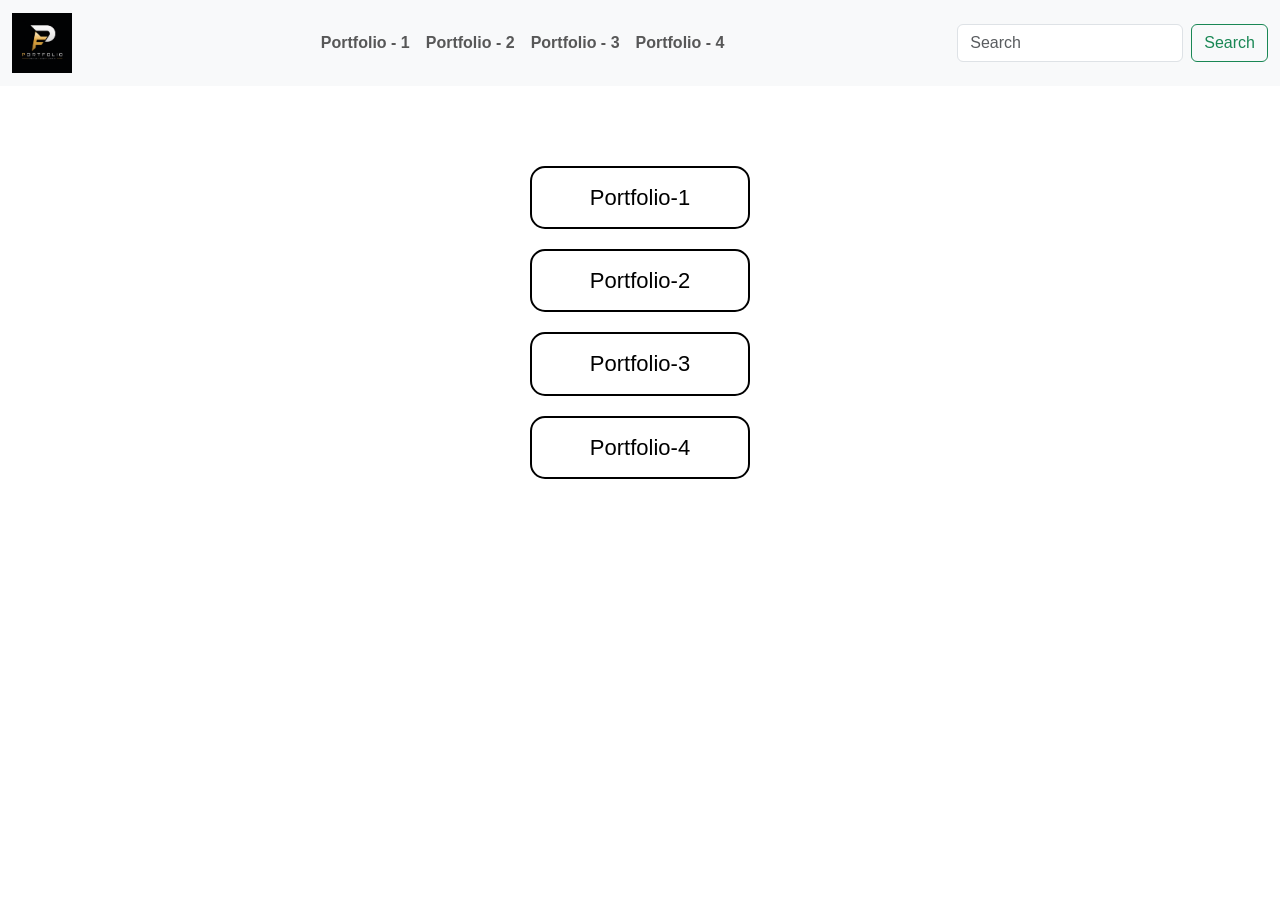
<file: indext.html>
<!doctype html>
<html lang="en">
  <head>
    <meta charset="UTF-8" />
    <meta name="viewport" content="width=device-width, initial-scale=1.0" />

    <!-- Bootstrap CSS -->
    <link
      href="https://cdn.jsdelivr.net/npm/bootstrap@5.3.8/dist/css/bootstrap.min.css"
      rel="stylesheet"
    />
    <link rel="stylesheet" href="style.css" />

    <title>My Website</title>
  </head>
  <body>
    <header>
      <nav class="navbar navbar-expand-lg bg-body-tertiary">
        <div class="container-fluid">
          <a class="navbar-brand" href="#"
            ><img src="logo.png" alt="Logo" width="60"
          /></a>
          <button
            class="navbar-toggler"
            type="button"
            data-bs-toggle="offcanvas"
            data-bs-target="#offcanvasNavbar"
            aria-controls="offcanvasNavbar"
            aria-label="Toggle navigation"
          >
            <span class="navbar-toggler-icon"></span>
          </button>
          <div class="collapse navbar-collapse" id="navbarSupportedContent">
            <ul class="navbar-nav mx-auto mb-2 mb-lg-0">
              <li class="nav-item fs-6 fw-bold">
                <a class="nav-link" href="Portfolio-1/index.html"
                  >Portfolio - 1</a
                >
              </li>

              <li class="nav-item fs-6 fw-bold">
                <a class="nav-link" href="Portfolio-2/home page.html"
                  >Portfolio - 2</a
                >
              </li>

              <li class="nav-item fs-6 fw-bold">
                <a class="nav-link" href="Portfolio-3/home.html"
                  >Portfolio - 3</a
                >
              </li>

              <li class="nav-item fs-6 fw-bold">
                <a class="nav-link" href="Portfolio-4/Home.html"
                  >Portfolio - 4</a
                >
              </li>
            </ul>
            <form class="d-flex" role="search">
              <input
                class="form-control me-2"
                type="search"
                placeholder="Search"
                aria-label="Search"
              />
              <button class="btn btn-outline-success" type="submit">
                Search
              </button>
            </form>
          </div>
        </div>
      </nav>
    </header>

    <section>
      <div class="portfolio-list">
        <a href="Portfolio-1/index.html" class="portfolio-btn">Portfolio-1</a>
        <a href="Portfolio-2/home page.html" class="portfolio-btn"
          >Portfolio-2</a
        >
        <a href="Portfolio-3/home.html" class="portfolio-btn">Portfolio-3</a>
        <a href="Portfolio-4/Home.html" class="portfolio-btn">Portfolio-4</a>
      </div>
    </section>

    <script src="https://cdn.jsdelivr.net/npm/bootstrap@5.3.8/dist/js/bootstrap.bundle.min.js"></script>
  </body>
</html>
</file>
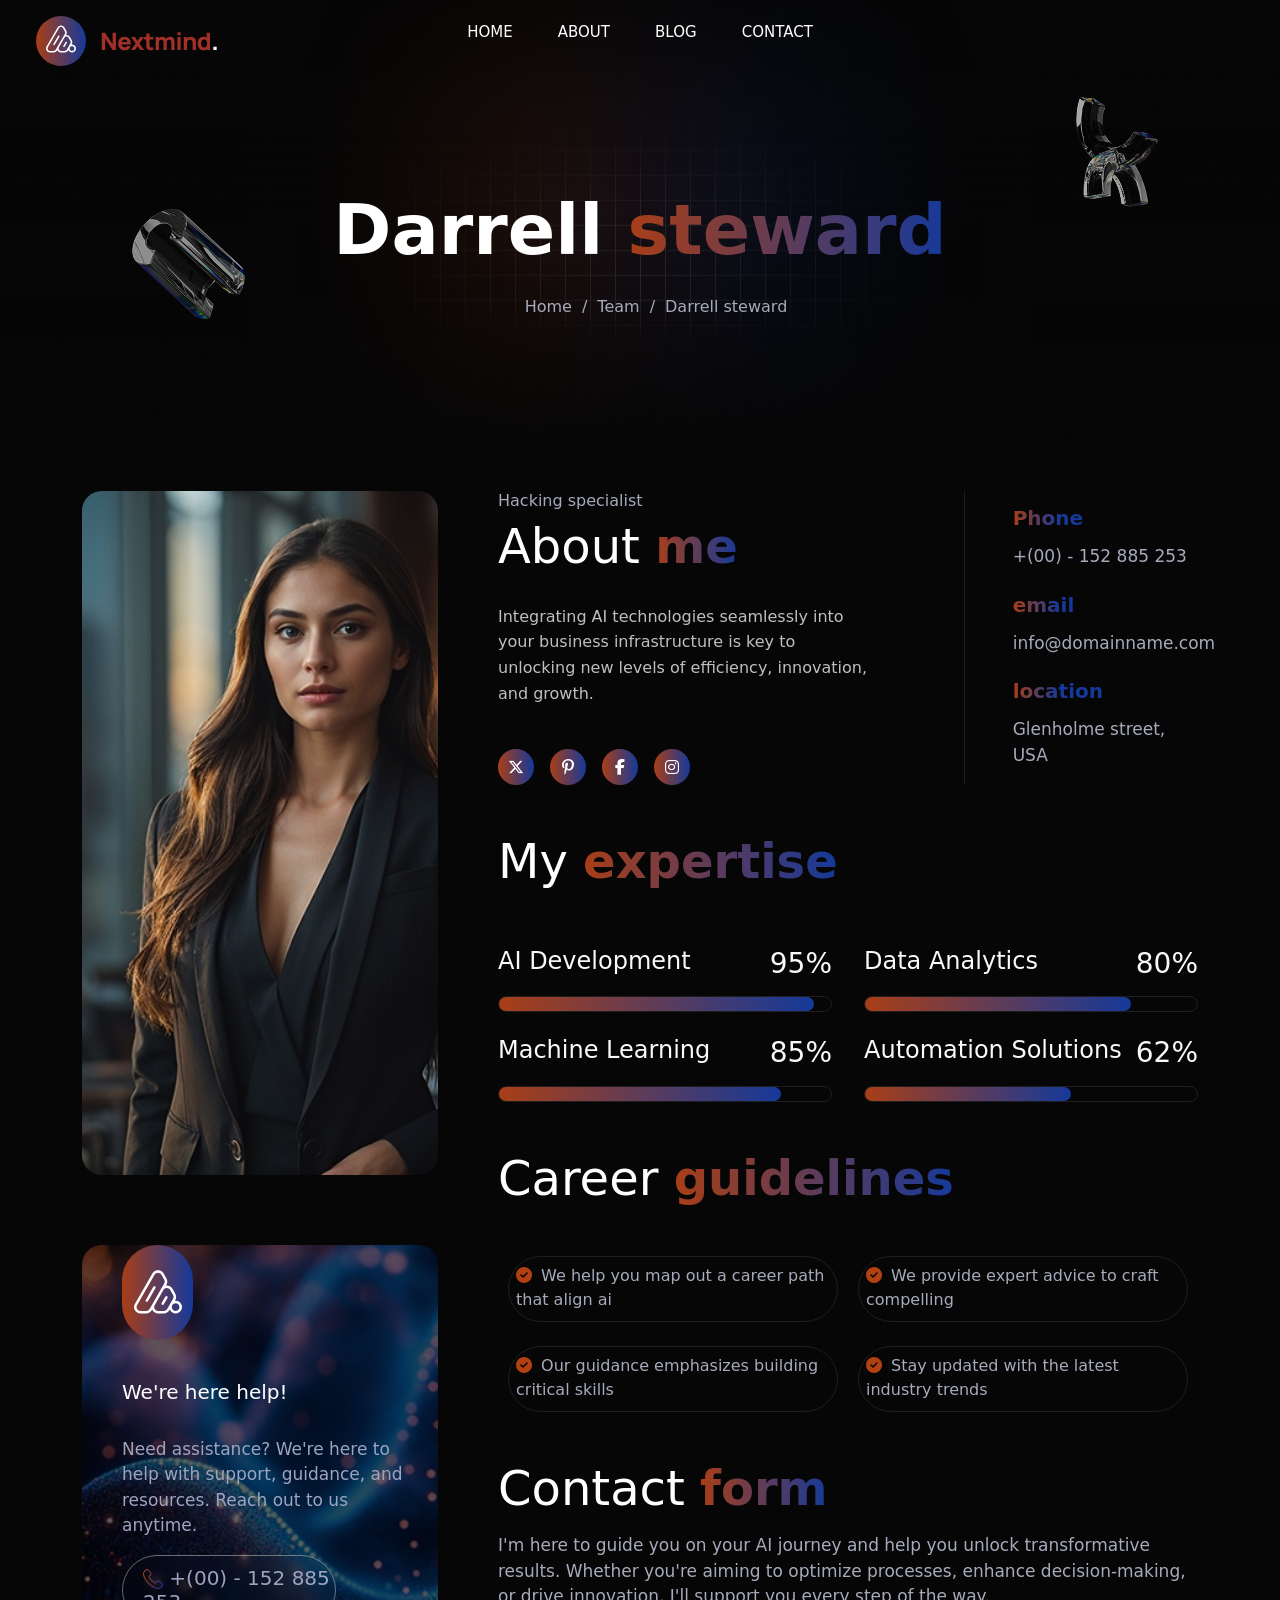
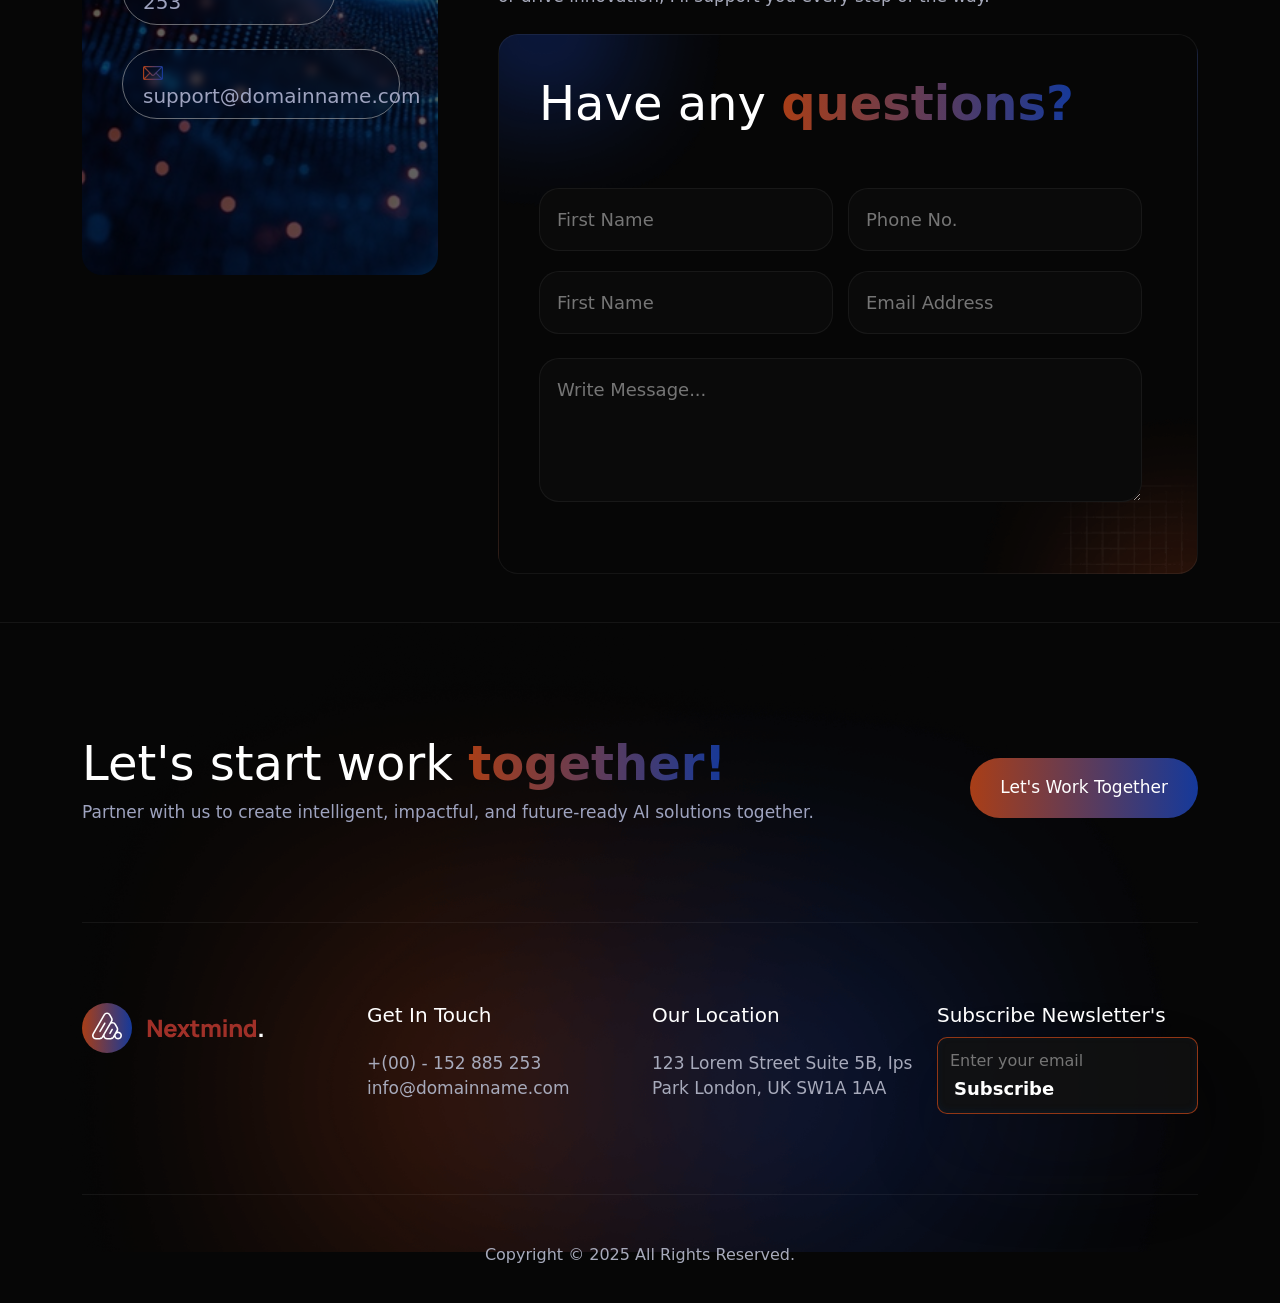
<file: Portfolio - 3/home.html>
<!DOCTYPE html>
<html lang="en">
  <head>
    <meta charset="UTF-8" />
    <meta name="viewport" content="width=device-width, initial-scale=1.0" />
    <title>Document</title>
    <script
  src="https://code.jquery.com/jquery-3.3.1.min.js"
  integrity="sha256-FgpCb/KJQlLNfOu91ta32o/NMZxltwRo8QtmkMRdAu8="
  crossorigin="anonymous"></script>

    <link rel="stylesheet" href="css/style.css" />
    <link rel="stylesheet" href="css/responsive.css" />

    <!-- <link rel="stylesheet" href="Css/script.js"> -->
    <link
      href="https://cdn.jsdelivr.net/npm/bootstrap@5.3.6/dist/css/bootstrap.min.css"
      rel="stylesheet"
      integrity="sha384-4Q6Gf2aSP4eDXB8Miphtr37CMZZQ5oXLH2yaXMJ2w8e2ZtHTl7GptT4jmndRuHDT"
      crossorigin="anonymous"
    />
    <link
      rel="stylesheet"
      href="https://cdnjs.cloudflare.com/ajax/libs/font-awesome/6.7.2/css/all.min.css"
      integrity="sha512-Evv84Mr4kqVGRNSgIGL/F/aIDqQb7xQ2vcrdIwxfjThSH8CSR7PBEakCr51Ck+w+/U6swU2Im1vVX0SVk9ABhg=="
      crossorigin="anonymous"
      referrerpolicy="no-referrer"
    />
    <script src="js/script.js"></script>
  </head>
  <body>
    <div class="scroller">
      <header>
      <nav>
        <div class="menu-icon">
          <i class="fa fa-bars fa-2x"></i>
        </div>
        <div class="logo"><img src="img/logo.svg" alt="#"></div>
        <div class="menu">
          <ul class="menu-1">
            <li class="Home"><a href="#">Home</a></li>
            <li class="About"><a href="#">About</a></li>
            <li class="Blog"><a href="#">Blog</a></li>
            <li class="Contact"><a href="#">Contact</a></li>
          </ul>
        </div>
      </nav>
    </header>

      <!-- <header>
        <div class="container">
          <div
            class="row gap-0 gap-md-0 py-md-5 pt-3 justify-content-md-center"
          >
            <div class="col-md-3">
              <img src="img/logo.svg" alt="#" />
            </div>
            <div class="col-md-6">
              <div
                class="c-adjest d-md-flex justify-content-center align-items-center"
              >
                <nav class="navbar navbar-expand-lg c-nab-bg">
                  <div class="container-fluid">
                    <button
                      class="navbar-toggler"
                      type="button"
                      data-bs-toggle="collapse"
                      data-bs-target="#navbarNavDropdown"
                      aria-controls="navbarNavDropdown"
                      aria-expanded="false"
                      aria-label="Toggle navigation"
                    >
                      <span class="navbar-toggler-icon"></span>
                    </button>
                    <div
                      class="collapse navbar-collapse"
                      id="navbarNavDropdown"
                    >
                      <ul class="navbar-nav ul-color">
                        

                        <li class="nav-item px-md-3">
                          <a class="nav-link active" href="#">Home</a>
                        </li>

                        <li class="nav-item px-md-3">
                          <a class="nav-link" href="#">About Us</a>
                        </li>
                        <li class="nav-item">
                          <a class="nav-link" href="#">Services</a>
                        </li>
                        <li class="nav-item px-md-3">
                          <a class="nav-link" href="#">Blog</a>
                        </li>

                        <li class="nav-item px-md-3">
                          <a class="nav-link" href="#">Pages</a>
                        </li>
                        
                        <li class="nav-item ps-md-3 pe-md-3">
                          <a class="nav-link" href="#">Contact Us</a>
                        </li>
                      </ul>
                    </div>
                  </div>
                </nav>
              </div>
            </div>
            <div
              class="col-md-3 d-md-flex justify-content-center align-items-center"
            >
              <div class="d-flex">
                <a href="#"><button class="btn-1">Get Started</button></a>
              </div>
            </div>
          </div>
        </div>
      </header> -->

      <section class="hero-section">
        <div class="container">
          <div
            class="d-flex flex-column justify-content-center align-items-center Darrell-2"
          >
            <h1 class="Darrell text-center">
              Darrell <span class="steward">steward</span>
            </h1>
            <ul class="home-ul text-center">
              <li>Home</li>
              <li>/</li>
              <li>Team</li>
              <li>/</li>
              <li>Darrell steward</li>
            </ul>
            <div class="shape">
              <img src="img/section-bg-shape-1.png" alt="#" />
            </div>
            <div class="shape-1">
              <img src="img/section-bg-shape-2.png" alt="#" />
            </div>
          </div>
        </div>
      </section>

      <section class="Hacking py-md-5">
        <div class="container">
          <div class="row">
            <div class="col-md-4">
              <div class="img-box-1"></div>
              <div class="img-box-2">
                <div class="logo-img">
                  <img src="img/sidebar-cta-logo.svg" alt="#" />
                </div>
                <h3 class="here">We're here help!</h3>
                <p class="Need">
                  Need assistance? We're here to help with support, guidance,
                  and resources. Reach out to us anytime.
                </p>
                <div class="num-bg">
                  <h3 class="num-1">
                    <img src="img/icon-phone-gradiant.svg" alt="#" /> +(00) -
                    152 885 253
                  </h3>
                  <h3 class="num-2 mt-4">
                    <img src="img/icon-mail-gradiant.svg" alt="#" />
                    support@domainname.com
                  </h3>
                </div>
              </div>
            </div>
            <div class="col-md-8 ps-md-5">
              <div class="About-area d-md-flex">
                <div class="haking col-md-8">
                  <h6 class="specialist pt-4 pt-md-0">Hacking specialist</h6>
                  <h3 class="about-me">About <span class="me">me</span></h3>
                  <h6 class="specialist-1">
                    Integrating AI technologies seamlessly into your business
                    infrastructure is key to unlocking new levels of efficiency,
                    innovation, and growth.
                  </h6>
                  <div class="d-flex gap-3">
                    <div class="icon">
                      <i class="fa-brands fa-x-twitter"></i>
                    </div>
                    <div class="icon">
                      <i class="fa-brands fa-pinterest-p"></i>
                    </div>
                    <div class="icon">
                      <i class="fa-brands fa-facebook-f"></i>
                    </div>
                    <div class="icon">
                      <i class="fa-brands fa-instagram"></i>
                    </div>
                  </div>
                </div>
                <div class="haking-1 col-md-4">
                  <div class="d-flex flex-column gap-2 pt-3">
                    <div class="ps-md-5">
                      <h5 class="phone">Phone</h5>
                      <p class="phone-num">+(00) - 152 885 253</p>
                    </div>
                    <div class="ps-md-5">
                      <h5 class="phone">email</h5>
                      <p class="phone-num">info@domainname.com</p>
                    </div>
                    <div class="ps-md-5">
                      <h5 class="phone">location</h5>
                      <p class="phone-num">Glenholme street, USA</p>
                    </div>
                  </div>
                </div>
              </div>
              <div class="My-expertise">
                <h3 class="about-me pt-md-5 pt-2">
                  My <span class="me">expertise</span>
                </h3>
                <div class="d-md-flex">
                  <div class="col-md-6 pe-3">
                    <div class="d-flex justify-content-between pt-2 pt-md-5">
                      <h3 class="AI-Development text-light fs-4">
                        AI Development
                      </h3>
                      <h3 class="text-light">95%</h3>
                    </div>
                    <div class="line-padding pt-2">
                      <div class="color-line">
                        <div class="color-line-1"></div>
                      </div>
                    </div>

                    <div class="d-flex justify-content-between pt-4">
                      <h3 class="AI-Development text-light fs-4">
                        Machine Learning
                      </h3>
                      <h3 class="text-light">85%</h3>
                    </div>

                    <div class="line-padding pt-2">
                      <div class="color-line">
                        <div class="color-line-2"></div>
                      </div>
                    </div>
                  </div>

                  <div class="col-md-6 ps-md-3">
                    <div class="d-flex justify-content-between pt-5">
                      <h3 class="AI-Development text-light fs-4">
                        Data Analytics
                      </h3>
                      <h3 class="text-light">80%</h3>
                    </div>
                    <div class="line-padding pt-2">
                      <div class="color-line">
                        <div class="color-line-3"></div>
                      </div>
                    </div>

                    <div class="d-flex justify-content-between pt-4">
                      <h3 class="AI-Development text-light fs-4">
                        Automation Solutions
                      </h3>
                      <h3 class="text-light">62%</h3>
                    </div>

                    <div class="line-padding pt-2">
                      <div class="color-line">
                        <div class="color-line-4"></div>
                      </div>
                    </div>
                  </div>
                </div>
              </div>
              <div class="Career">
                <h3 class="about-me pt-5">
                  Career <span class="me">guidelines</span>
                </h3>
                <div class="d-md-flex">
                  <div class="col-md-6">
                    <div class="help">
                      <p class="we">
                        <i
                          class="fa-solid fa-circle-check pe-1"
                          style="color: #b14110"
                        ></i>
                        We help you map out a career path that align ai
                      </p>
                    </div>

                    <div class="help mt-4">
                      <p class="we">
                        <i
                          class="fa-solid fa-circle-check pe-1"
                          style="color: #b14110"
                        ></i>
                        Our guidance emphasizes building critical skills
                      </p>
                    </div>
                  </div>
                  <div class="col-md-6">
                    <div class="help">
                      <p class="we">
                        <i
                          class="fa-solid fa-circle-check pe-1"
                          style="color: #b14110"
                        ></i>
                        We provide expert advice to craft compelling
                      </p>
                    </div>

                    <div class="help mt-4">
                      <p class="we">
                        <i
                          class="fa-solid fa-circle-check pe-1"
                          style="color: #b14110"
                        ></i>
                        Stay updated with the latest industry trends
                      </p>
                    </div>
                  </div>
                </div>
              </div>
              <div class="form">
                <h3 class="about-me pt-4 pt-md-5">
                  Contact <span class="me">form</span>
                </h3>
                <p class="guide py-2">
                  I'm here to guide you on your AI journey and help you unlock
                  transformative results. Whether you're aiming to optimize
                  processes, enhance decision-making, or drive innovation, I'll
                  support you every step of the way.
                </p>
                <div class="form-box">
                  <h3 class="about-me-1 pb-5">
                    Have any <span class="me"> questions?</span>
                  </h3>
                  <div class="flex-area">
                    <div class="form-1">
                      <div class="c-div">
                        <input
                          type="text"
                          name="s"
                          placeholder="First Name"
                          id="c-placeholder"
                        />
                      </div>
                      <div class="c-div">
                        <input
                          type="text"
                          name="s"
                          placeholder="First Name"
                          id="c-placeholder"
                        />
                      </div>
                    </div>
                    <div class="form-2">
                      <div class="c-div">
                        <input
                          type="text"
                          name="phone"
                          id="c-placeholder"
                          placeholder="Phone No."
                        />
                      </div>
                      <div class="c-div">
                        <input
                          type="email"
                          name="email"
                          id="c-placeholder"
                          placeholder="Email Address"
                        />
                      </div>
                    </div>
                  </div>
                  <div class="c-div-2 pt-4">
                    <textarea
                      name="message"
                      id="c-placeholder-2"
                      rows="4"
                      placeholder="Write Message..."
                    ></textarea>
                  </div>
                </div>
              </div>
            </div>
          </div>
        </div>
      </section>

      <section class="start-work">
        <div class="container">
          <div
            class="d-md-flex align-items-center justify-content-between border-only"
          >
            <div class="text-only">
              <h3 class="about-me-5">
                Let's start work <span class="me"> together!</span>
              </h3>
              <p class="Partner">
                Partner with us to create intelligent, impactful, and
                future-ready AI solutions together.
              </p>
            </div>
            <div class="btn-only mt-md-5">
              <button class="btn-only-1">Let's Work Together</button>
            </div>
          </div>

          <div class="Subscribe">
            <div class="row">
              <div class="col-md-3">
                <img src="img/logo.svg" alt="#" />
              </div>
              <div class="col-md-3">
                <h3 class="Touch">Get In Touch</h3>
                <p class="Touch-1 pt-md-3">+(00) - 152 885 253</p>
                <p class="Touch-1">info@domainname.com</p>
              </div>
              <div class="col-md-3">
                <h3 class="Touch">Our Location</h3>
                <p class="Touch-1 pt-md-3">
                  123 Lorem Street Suite 5B, Ips Park London, UK SW1A 1AA
                </p>
              </div>
              <div class="col-md-3">
                <h3 class="Touch">Subscribe Newsletter's</h3>
                <div class="form-group">
                  <input
                    type="email"
                    name="mail"
                    id="mail"
                    placeholder="Enter your email"
                  />
                  <button type="submit" id="submit">
                    Subscribe
                  </button>
                </div>
              </div>
            </div>
          </div>
          <div class="Copyright text-center pt-md-5">
            <p>Copyright © 2025 All Rights Reserved.</p>
          </div>
        </div>
      </section>

      <footer></footer>

      <script
        src="https://cdn.jsdelivr.net/npm/bootstrap@5.3.6/dist/js/bootstrap.bundle.min.js"
        integrity="sha384-j1CDi7MgGQ12Z7Qab0qlWQ/Qqz24Gc6BM0thvEMVjHnfYGF0rmFCozFSxQBxwHKO"
        crossorigin="anonymous"
      ></script>
    </div>
  </body>
</html>
</file>
<file: style.css>
/* CSS Reset */
* {
  margin: 0;
  padding: 0;
  box-sizing: border-box;
}

html {
  scroll-behavior: smooth;
}

body {
  font-family: Arial, sans-serif;
  line-height: 1.6;
  background-color: #fff;
  color: #333;
}

img {
  max-width: 100%;
  height: auto;
  display: block;
}

a {
  text-decoration: none;
  color: inherit;
}

ul,
ol {
  list-style: none;
}

/* <header> */

.logo {
  width: 20%;
  height: auto;
}

.container-fluid {
  display: block;
}

/* <section> */

/* Button Container */
.portfolio-list {
  display: flex;
  flex-direction: column;
  align-items: center;
  justify-content: center;
  gap: 20px;
  margin-top: 80px;
}

/* Button */
.portfolio-btn {
  width: 220px;
  padding: 12px 20px;
  border: 2px solid #000;
  background: #fff;
  color: #000;
  text-decoration: none;
  font-size: 22px;
  font-weight: 500;
  text-align: center;
  transition: all 0.3s ease;
  border-radius: 15px;
}

/* Hover Effect */
.portfolio-btn:hover {
  background: #00b899;
  color: #000000;
  border-color: #006856;
  transform: translateY(-5px);
  box-shadow: 0 10px 20px rgba(0, 0, 0, 0.3);
}
</file>
<file: Portfolio - 3/css/style.css>
* {
  margin: 0;
  border: 0;
  box-sizing: border-box;
}

body {
  color: #fff;
}

img {
  max-width: 100%;
  height: auto;
}

body {
  background-color: #060606 !important;
}

h1,
h2,
h3,
h4,
h5,
h6 {
}

/* .scroller {
  width: 100;
  height: 100;
  overflow-y: scroll;
  scrollbar-color: rgb(0, 0, 0) #a93e17;
} */

/* -------------------------------------------------------- header -------------------------------------------------------- */


header {
  width: 100%;
  height: 40px;
  }

.content {
  width: 90%;
  margin: 0 auto;
  font-size: 1.1em;
  line-height: 1.9;
  text-align: justify;
}


nav {
  position: fixed;
  width: 100%;
  z-index: 1;
}

nav ul {
    list-style: none;
    overflow: hidden;
    padding: 0;
    text-align: center;
    margin: 0;
   
  }
  nav li {
    display: inline-block;
    padding: 20px;
    
  }
  nav li a {
    text-decoration: none;
    text-transform: uppercase;
    color: #fff;
    font-size: 15px;
  }

.logo {
  position: fixed;
  float: left;
  margin: 16px 36px;
  color: #fff;
  font-weight: bold;
  font-size: 24px;
  text-transform: uppercase;
}

.menu.black  {
  background-color: #0a0a0aea;
  transition: all 0.5s ease-in-out;
  border: 1px solid #a93e17d3;
  border-radius: 50px;
  width: 25%;
  margin: 0 auto;
  /* height: 50px; */
}

/* nav.black-1 {
  background: #1f1f1fc2;
   transition: 1s;
} */

.menu{
  height: 100%;
}
.menu-icon{
  display: flex;
  justify-content: center;
  align-items: center;
}

.menu-icon {
  width: 100%;
  background: #000;
  text-align: right;
  box-sizing: border-box;
  padding: 15px 24px;
  cursor: pointer;
  color: #fff;
  display: none;
}



/* -------------------------------------------------------- hero-section -------------------------------------------------------- */

.hero-section {
  margin-top: -47px;
  background-image: url(..//img/page-header-bg.png);
  height: 50vh;
  background-position: center;
  background-repeat: no-repeat;
  background-size: cover;
}

.Darrell-2 {
  position: relative;
}

.shape {
  animation: animName 15s linear infinite;
  position: absolute;
  bottom: 1rem;
  left: 50px;
}

@keyframes animName {
  0% {
    transform: rotate(0deg);
  }
  100% {
    transform: rotate(360deg);
  }
}

.shape-1 {
  animation: animName 15s linear infinite;
  position: absolute;
  bottom: 8rem;
  right: 40px;
}

.Darrell {
  font-size: 70px;
  font-weight: 600;
  color: #fff;
  margin-top: 12.2rem;
}

.steward {
  background: #a93e17;
  background: linear-gradient(to right, #a93e17 0%, #15399a 100%);
  -webkit-background-clip: text;
  -webkit-text-fill-color: transparent;
  transition: all 1s ease-in-out;
  cursor: none;
}

.steward:hover {
  background: #15399a;
  background: linear-gradient(to right, #15399a 0%, #a93e17 100%);
  -webkit-background-clip: text;
  -webkit-text-fill-color: transparent;
}

.home-ul {
  padding-top: 15px;
  display: flex;
  text-align: center;
  gap: 10px;
  list-style-type: none;
  color: #a7aabb;
}

/* -------------------------------------------------------- Hacking -------------------------------------------------------- */

.img-box-1 {
  background-image: url(..//img/team-1.jpg);
  height: 76vh;
  background-size: cover;
  border-radius: 20px;
}

.img-box-2 {
  background: url(..//img/sidebar-cta-box.jpg) rgba(0, 0, 0, 0.623);
  background-blend-mode: multiply;
  height: 70vh;
  background-size: cover;
  border-radius: 20px;
  margin-top: 70px;
}

.logo-img {
  display: flex;
  align-items: center;
  justify-content: center;
  width: 20%;
  height: 15%;
  border-radius: 50px;
  background: #a93e17;
  background: linear-gradient(
    90deg,
    rgba(169, 62, 23, 1) 0%,
    rgba(21, 57, 154, 1) 100%
  );
  margin-left: 40px;
  margin-top: 40px;
}

.here {
  font-size: 20px;
  margin-top: 40px;
  margin-left: 40px;
  color: #fff;
}

.Need {
  margin-left: 40px;
  color: #9ea3bf;
  font-size: 17px;
  width: 80%;
  padding-top: 25px;
}

.num-1 {
  font-size: 20px;
  background: var(#ffffff0f);
  backdrop-filter: blur(5px);
  --webkit-backdrop-filter: blur(5px);
  transition: all 0.4s ease-in-out;
  border: 1px solid #b1b1b197;
  padding: 10px 0px 10px 20px;
  margin-left: 40px;
  border-radius: 100px;
  color: #9ea3bf;
  width: 60%;
  transition: all 1s ease-in-out;
  cursor: pointer;
}

.num-1:hover {
  font-size: 20px;
  background: var(#ffffff0f);
  backdrop-filter: blur(5px);
  --webkit-backdrop-filter: blur(5px);
  transition: all 0.4s ease-in-out;
  border: 1px solid #b1b1b197;
  padding: 10px 0px 10px 20px;
  margin-left: 40px;
  border-radius: 100px;
  color: #ffffff;
  width: 60%;
}

.num-2 {
  font-size: 20px;
  background: var(#ffffff0f);
  backdrop-filter: blur(5px);
  --webkit-backdrop-filter: blur(5px);
  transition: all 0.4s ease-in-out;
  border: 1px solid #b1b1b197;
  padding: 10px 0px 10px 20px;
  margin-left: 40px;
  border-radius: 100px;
  color: #9ea3bf;
  width: 78%;
  transition: all 1s ease-in-out;
  cursor: pointer;
}

.num-2:hover {
  font-size: 20px;
  background: var(#ffffff0f);
  backdrop-filter: blur(5px);
  --webkit-backdrop-filter: blur(5px);
  transition: all 0.4s ease-in-out;
  border: 1px solid #b1b1b197;
  padding: 10px 0px 10px 20px;
  margin-left: 40px;
  border-radius: 100px;
  color: #ffffff;
  width: 78%;
}

.specialist {
  font-size: 16px;
  color: #a7aabb;
}

.about-me {
  color: #fff;
  font-size: 48px;
  font-weight: 300;
}

.me {
  background: #a93e17;
  background: linear-gradient(to right, #a93e17 0%, #15399a 100%);
  -webkit-background-clip: text;
  -webkit-text-fill-color: transparent;
  transition: all 1s ease-in-out;
  font-weight: 700;
}

.me:hover {
  background: #15399a;
  background: linear-gradient(to right, #15399a 0%, #a93e17 100%);
  -webkit-background-clip: text;
  -webkit-text-fill-color: transparent;
}

.haking {
  border-right: 1px solid rgba(184, 184, 184, 0.137);
}
.specialist-1 {
  padding-top: 20px;
  font-size: 16px;
  color: #bfbfc3;
  width: 80%;
  font-weight: 400;
  line-height: 1.6;
}

.icon {
  margin-top: 35px;
  display: flex;
  justify-content: center;
  align-items: center;
  color: #fff;
  height: 36px;
  width: 36px;
  border-radius: 50px;
  background: #a93e17;
  background: linear-gradient(
    90deg,
    rgba(169, 62, 23, 1) 0%,
    rgba(21, 57, 154, 1) 100%
  );
}

.phone {
  font-size: 20px;
  font-weight: 700;
  line-height: 1.1;
  background: #a93e17;
  background: linear-gradient(to right, #a93e17 0%, #15399a 25%);
  -webkit-background-clip: text;
  -webkit-text-fill-color: transparent;
}
.phone-num {
  padding-top: 7px;
  font-size: 17px;
  color: #a7aabb;
}

.color-line {
  border: 1px solid rgba(184, 184, 184, 0.137);
  border-radius: 50px;
}

.color-line-1 {
  padding: 7px 0;
  width: 95%;
  background: #a93e17;
  background: linear-gradient(
    90deg,
    rgba(169, 62, 23, 1) 0%,
    rgba(21, 57, 154, 1) 100%
  );
  border-radius: 50px;
}

.color-line-2 {
  padding: 7px 0;
  width: 85%;
  background: #a93e17;
  background: linear-gradient(
    90deg,
    rgba(169, 62, 23, 1) 0%,
    rgba(21, 57, 154, 1) 100%
  );
  border-radius: 50px;
}

.color-line-3 {
  padding: 7px 0;
  width: 80%;
  background: #a93e17;
  background: linear-gradient(
    90deg,
    rgba(169, 62, 23, 1) 0%,
    rgba(21, 57, 154, 1) 100%
  );
  border-radius: 50px;
}

.color-line-4 {
  padding: 7px 0;
  width: 62%;
  background: #a93e17;
  background: linear-gradient(
    90deg,
    rgba(169, 62, 23, 1) 0%,
    rgba(21, 57, 154, 1) 100%
  );
  border-radius: 50px;
}

.check {
  font-family: "Font Awesome 6 Free";
}

.help {
  border: 1px solid rgba(184, 184, 184, 0.137);
  display: flex;
  align-items: center;
  justify-content: center;
  margin-bottom: 0;
  border-radius: 50px;
  margin-top: 40px;
  margin: 40px 10px 0 10px;
}

.we {
  padding: 7px 7px 9px 7px;
  font-size: 16px;
  color: #a7aabb;
  /* padding: 0 10px; */
  margin: 0;
}

/* -------------------------------------------------------- Form -------------------------------------------------------- */

.guide {
  font-size: 17px;
  color: #a7aabb;
}

.form-box {
  background: #0a0a0a00 url(..//img/contact-form-bg.png);
  height: 60vh;
  background-size: cover;
  background-blend-mode: multiply;
  background-position: center center;
  padding: 40px;
  border: 1px solid #ffffff0f;
  border-radius: 20px;
}

.flex-area {
  display: flex;
}

.form-1 {
  width: 50%;
  display: flex;
  flex-direction: column;
  gap: 20px;
}

.form-2 {
  width: 50%;
  display: flex;
  flex-direction: column;
  gap: 20px;
}

.about-me-1 {
  color: #fff;
  font-size: 48px;
  font-weight: 300;
}

#c-placeholder {
  padding: 17px 100px 17px 17px;
  color: #9ea3bf;
  background-color: #0a0a0a;
  border: 1px solid #ffffff0f;
  border-radius: 20px;
  font-size: 18px;
  width: 95%;
}

#c-placeholder:hover {
  padding: 17px 100px 17px 17px;
  color: #9ea3bf;
  background-color: #0a0a0a;
  border: 1px solid #9b3e23;
  transition: all 1s ease-in-out;
  border-radius: 20px;
  font-size: 18px;
  width: 95%;
}

#c-placeholder-2 {
  padding: 17px 100px 17px 17px;
  color: #9ea3bf;
  background-color: #0a0a0a;
  border: 1px solid #ffffff0f;
  border-radius: 20px;
  font-size: 18px;
  width: 97.5%;
}

#c-placeholder-2:hover {
  padding: 17px 100px 17px 17px;
  color: #9ea3bf;
  background-color: #0a0a0a;
  border: 1px solid #9b3e23;
  transition: all 1s ease-in-out;
  border-radius: 20px;
  font-size: 18px;
  width: 97.5%;
}

/* -------------------------------------------------------- start-work -------------------------------------------------------- */

.start-work {
  background-image: url(..//img/footer-bg.png);
  height: 70vh;
  background-position: center;
  background-size: cover;
  background-repeat: no-repeat;
  border-top: 1px solid #ffffff0f;
}

.about-me-5 {
  padding-top: 7rem;
  color: #fff;
  font-size: 48px;
  font-weight: 300;
}

.Partner {
  font-size: 17px;
  color: #9ea3bf;
}

.btn-only-1 {
  background: #a93e17;
  background: linear-gradient(
    90deg,
    rgba(169, 62, 23, 1) 0%,
    rgba(21, 57, 154, 1) 100%
  );
  margin-top: 4rem;
  color: #fff;
  font-size: 17px;
  padding: 17px 30px;
  border-radius: 50px;
  transition: all 1s ease-in-out;
}

.btn-only-1:hover {
  background: #15399a;
  background: linear-gradient(
    90deg,
    rgba(21, 57, 154, 1) 0%,
    rgba(169, 62, 23, 1) 100%
  );
  margin-top: 5rem;
  color: #fff;
  font-size: 17px;
  padding: 17px 30px;
  border-radius: 50px;
  transition: all 1s ease-in-out;
}

.border-only {
  padding-bottom: 80px;
  border-bottom: 1px solid #ffffff0f;
}

.Subscribe {
 
  
  border-bottom: 1px solid #ffffff0f;
  margin-top: 5rem !important;
  padding-bottom: 5rem !important;
}

.Touch {
  font-size: 20px;
  color: #fff;
}

.Touch-1 {
  margin: 0;
  font-size: 17px;
  color: #a7aabb;
}

.Touch-1:hover {
  margin: 0;
  font-size: 17px;
  color: #a93e17;
  transition: all 1s ease-in-out;
  cursor: pointer;
}

/* #mail{
  margin-right: 15px;
} */

.form-group {
  margin-top: 10px;
  color: #fff !important;
  border-radius: 10px;
  padding: 10px;
  background-color: #121212d7;
  border: 1px solid #a93e17d8;
box-shadow: rgba(50, 50, 93, 0.25) 0px 50px 100px -20px, rgba(0, 0, 0, 0.3) 0px 30px 60px -30px, rgba(10, 37, 64, 0.35) 0px -2px 6px 0px inset;
}

#mail {
  color: #fff;
  background: transparent;
  width: 60%;
}

#submit {
  color: #ffffff;
  background: transparent;
  cursor: pointer;
  font-size: 18px;
  font-weight: 600;
}

#submit:hover {
  color: #a93e17;
  background: transparent;
}

.fa-regular {
  color: #a93e17;
  padding-left: 10px;
}

.Copyright {
  padding: 20px 0;
  color: #a7aabb;
}
</file>
<file: Portfolio - 3/css/responsive.css>
@media only screen and (max-width: 600px) {
  

  .logo {
    position: fixed;
    top: 0;
    margin-top: 16px;
    }

    .logo img{
      width: 80%;
    }

  nav ul {
    position: absolute;
    right: 0;
    height: 800px;
    /* max-height: 0px; */
    max-width: 0;
    background: #000;
  }
  
  /* nav.black ul {
    background: #000;
    } */
  .showing {
    /* max-height: 20em; */
    max-width: 70%;
    
  }
  
  nav ul li {
    box-sizing: border-box;
    width: 100%;
    padding: 24px 0;
    text-align: center;
  }
  .menu-icon {
    display: block;
  }






  
  
  
  
  
  .navbar-toggler {
    /* display: flex; */
    justify-content: center;
    align-items: left;
  }

  .c-nab-bg {
    background: #ffffff15;
    border: 1px solid #ffffff15;
    border-radius: 10px;
    backdrop-filter: blur 10px;
  }

  .ul-color {
    text-align: left;
  }

  .btn-1 {
    display: none;
    color: white;
    font-size: 16px;
    padding: 17px 30px;
    background: #a93e17;
    background: linear-gradient(
      90deg,
      rgba(169, 62, 23, 1) 0%,
      rgba(21, 57, 154, 1) 100%
    );
    border-radius: 50px;
    font-weight: 700;
    line-height: 1em;
    transition: all 0.5s ease-in-out;
  }

  .btn-1:hover {
    color: white;
    font-size: 16px;
    padding: 17px 30px;
    background: #15399a;
    background: linear-gradient(
      90deg,
      rgba(21, 57, 154, 1) 0%,
      rgba(169, 62, 23, 1) 100%
    );
    border-radius: 50px;
    font-weight: 700;
    line-height: 1em;
  }

  .c-adjest {
    width: 30%;
  }

  .hero-section {
    margin-top: -47px;
    background-image: url(..//img/page-header-bg.png);
    height: 60vh;
    background-position: center;
    background-repeat: no-repeat;
    background-size: cover;
  }

  .about-me {
    color: #fff;
    font-size: 38px;
    font-weight: 300;
  }

  .Darrell-2 {
    position: relative;
  }

  .shape {
    animation: animName 15s linear infinite;
    position: absolute;
    bottom: 2rem;
    left: 20px;
  }

  .shape img {
    width: 50%;
  }
  .shape-1 img {
    width: 50%;
  }

  @keyframes animName {
    0% {
      transform: rotate(0deg);
    }
    100% {
      transform: rotate(360deg);
    }
  }

  .shape-1 {
    animation: animName 15s linear infinite;
    position: absolute;
    bottom: 8rem;
    right: 20px;
  }

  .Darrell {
    padding-left: 35px;
    text-align: center;
    font-size: 30px;
    font-weight: 600;
    color: #fff;
    margin-top: 12.2rem;
  }

  .home-ul {
    padding-top: 8px;
    display: flex;
    justify-content: center;
    text-align: center;
    gap: 10px;
    list-style-type: none;
    color: #a7aabb;
  }

  .specialist-1 {
    padding-top: 0px;
    font-size: 16px;
    color: #bfbfc3;
    width: 100%;
    font-weight: 400;
    line-height: 1.6;
  }

  .icon {
    margin-top: 15px;
    display: flex;
    justify-content: center;
    align-items: center;
    color: #fff;
    height: 36px;
    width: 36px;
    border-radius: 50px;
    background: #a93e17;
    background: linear-gradient(
      90deg,
      rgba(169, 62, 23, 1) 0%,
      rgba(21, 57, 154, 1) 100%
    );
  }

  .help {
    border: 1px solid rgba(184, 184, 184, 0.137);
    display: flex;
    flex-direction: column;
    align-items: start;
    justify-content: start;
    margin-bottom: 0;
    border-radius: 50px;
    margin-top: 0px;
    margin: 25px 0px 0px 0px;
    padding-left: 10px;
  }
  .form-box {
    background: #0a0a0a00 url(..//img/contact-form-bg.png);
    height: 75vh;
    background-size: cover;
    background-blend-mode: multiply;
    background-position: center center;
    padding: 40px;
    border: 1px solid #ffffff0f;
    border-radius: 20px;
  }
  .start-work {
    background-image: url(..//img/footer-bg.png);
    height: 108vh;
    background-position: center;
    background-size: cover;
    background-repeat: no-repeat;
    border-top: 1px solid #ffffff0f;
  }

  .about-me-5 {
    padding-top: 2rem;
    color: #fff;
    font-size: 48px;
    font-weight: 300;
  }
  .Subscribe {
    padding-top: 30px;
    padding-bottom: 0px;
    border-bottom: 1px solid #ffffff0f;
  }

  /* .form-group {
    border-bottom: 0px solid #ffffff0f;
    padding: 20px 0;
    width: 100%;
    display: flex;
    justify-content: space-between;
  }

  #mail {
    color: #fff;
    background: transparent;
    width: 70%;
  } */

  .form-group {
    width: 50%;
  margin-top: 10px;
  color: #fff !important;
  /* border-bottom: 1px solid #ffffff0f; */
  border-radius: 10px;
  padding: 10px;
      background: #a93e17;
    background: linear-gradient(180deg, rgba(169, 62, 23, 1) 0%, rgba(21, 57, 154, 1) 100%);
}

#mail {
  color: #fff;
  background: transparent;
  width: 50%;
  margin-right: 20px;
}

  .btn-only-1 {
    background: #a93e17;
    background: linear-gradient(
      90deg,
      rgba(169, 62, 23, 1) 0%,
      rgba(21, 57, 154, 1) 100%
    );
    margin-top: 1rem;
    color: #fff;
    font-size: 17px;
    padding: 17px 30px;
    border-radius: 50px;
    transition: all 1s ease-in-out;
  }

  .btn-only-1:hover {
    background: #15399a;
    background: linear-gradient(
      90deg,
      rgba(21, 57, 154, 1) 0%,
      rgba(169, 62, 23, 1) 100%
    );
    margin-top: 1rem;
    color: #fff;
    font-size: 17px;
    padding: 17px 30px;
    border-radius: 50px;
  }

  .Hacking {
    padding-bottom: 50px;
  }

  .Touch {
    padding-top: 30px;
    font-size: 20px;
    color: #fff;
  }

  .Touch-1 {
    padding-top: 5px;
    margin: 0;
    font-size: 17px;
    color: #a7aabb;
  }

  .Touch-1:hover {
    margin: 0;
    font-size: 17px;
    color: #a93e17;
    transition: all 1s ease-in-out;
    cursor: pointer;
  }
}
</file>
